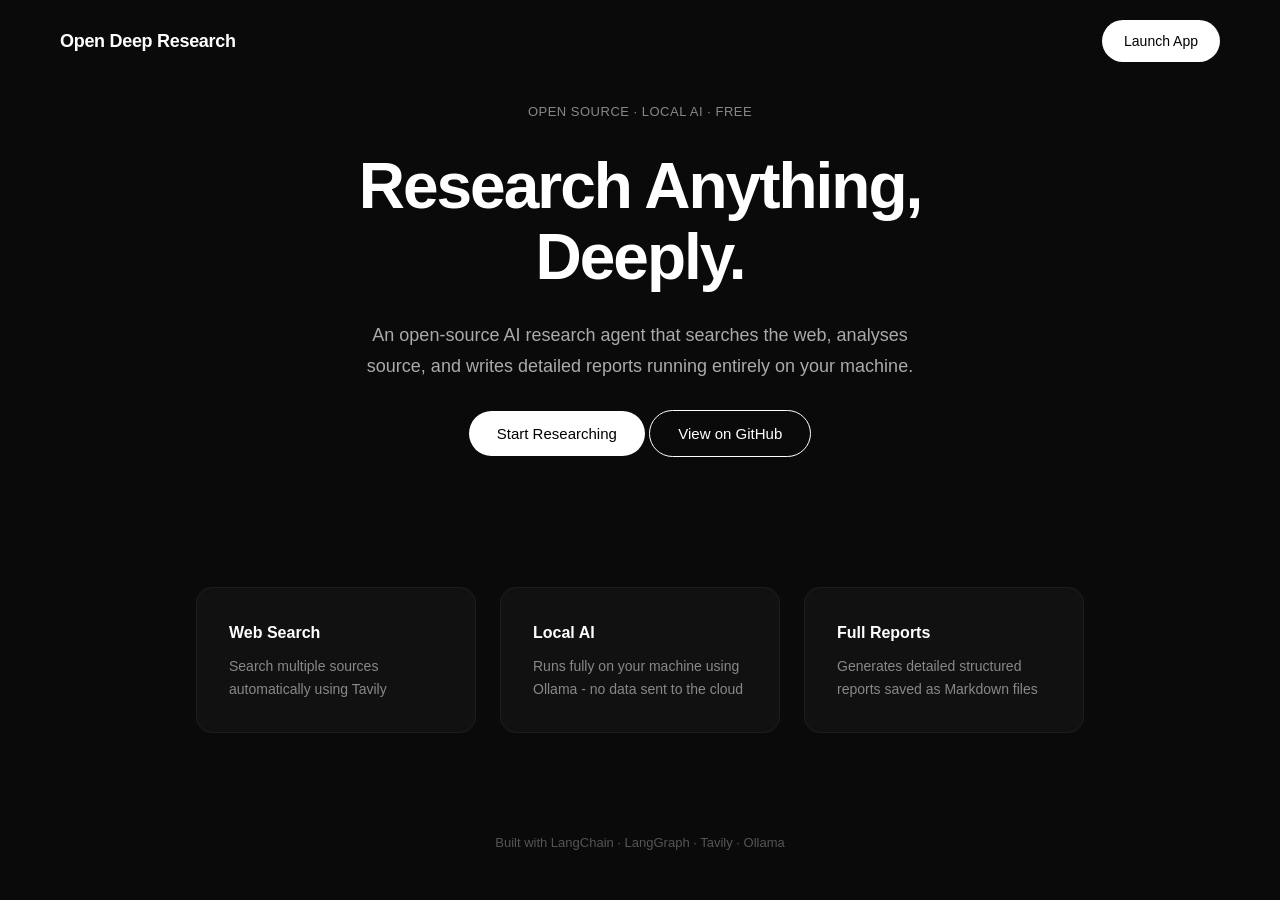
<file: templates/index.html>
<!DOCTYPE html>
<html lang="en">
<head>
    <meta charset="UTF-8">
    <meta name="viewport" content="width=device-width, initial-scale=1.0">
    <title>Open Deep Research</title>
    <link rel="stylesheet" href="/static/style.css">
</head>
<body class="home-page">
    
    <nav class="navbar">
        <div class="nav-logo">Open Deep Research</div>
        <a href="/chat" class="nav-button">Launch App</a>
    </nav>

    <main class="hero">
        <div class="hero-date">Open Source · Local AI · Free</div>

        <h1 class="hero-title">
            Research Anything,<br>Deeply.
        </h1>

        <p class="hero-description">
            An open-source AI research agent that searches the web,
            analyses source, and writes detailed reports
            running entirely on your machine.
        </p>

        <div class="hero-buttons">
            <a href="/chat" class="btn-primary">Start Researching</a>
            <a href="https://github.com/Gagan1977/OpenDeepResearchAgent"
                target="_blank"
                class="btn-secondary">View on GitHub</a>
        </div>
    </main>

    <section class="features">
        <div class="feature-card">
            <h3>Web Search</h3>
            <p>Search multiple sources automatically using Tavily</p>
        </div>

        <div class="feature-card">
            <h3>Local AI</h3>
            <p>Runs fully on your machine using Ollama - no data sent to the cloud</p>
        </div>

        <div class="feature-card">
            <h3>Full Reports</h3>
            <p>Generates detailed structured reports saved as Markdown files</p>
        </div>
    </section>

    <footer class="footer">
        <p>Built with LangChain · LangGraph · Tavily · Ollama</p>
    </footer>
</body>
</html>
</file>
<file: static/style.css>
* {
    margin: 0;
    padding: 0;
    box-sizing: border-box;
}

body {
    font-family: -apple-system, BlinkMacSystemFont, "Segoe UI", sans-serif;
    background-color: #0a0a0a;
    color: #ffffff;
    min-height: 100vh;
    line-height: 1.6;
}

a {
    text-decoration: none;
    color: inherit;
}

.navbar {
    display: flex;
    justify-content: space-between;
    align-items: center;
    padding: 20px 60px;
    background-color: 1px solid #1e1e1e;
    position: sticky;
    top: 0;
    background-color: #0a0a0a;
    z-index: 100;
}

.nav-logo {
    font-size: 18px;
    font-weight: 600;
    letter-spacing: -0.3px;
    color: #ffffff;
}

.nav-button {
    background-color: #ffffff;
    color: #000000;
    padding: 10px 22px;
    border-radius: 999px;
    font-size: 14px;
    font-weight: 500;
    transition: background-color 0.2s;
}

.nav-button:hover {
    background-color: #e0e0e0;
}

.hero {
    display: flex;
    flex-direction: column;
    align-items: center;
    text-align: center;
    padding: 20px 20px 80px;
    max-width: 760px;
    margin: 0 auto;
}

.hero-date {
    font-size: 13px;
    color: #888888;
    letter-spacing: 0.5px;
    margin-bottom: 28px;
    text-transform: uppercase;
}

.hero-title {
    font-size: 64px;
    font-weight: 700;
    line-height: 1.1;
    letter-spacing: -2px;
    margin-bottom: 28px;
    color: #ffffff;
}

.hero-description {
    font-size: 18px;
    color: #aaaaaa;
    max-width: 560px;
    margin-bottom: 40px;
    line-height: 1.7;
}

.hero-button {
    display: flex;
    gap: 16px;
    flex-wrap: wrap;
    justify-content: center;
}

.btn-primary {
    background-color: #ffffff;
    color: #000000;
    padding: 14px 28px;
    border-radius: 999px;
    font-size: 15px;
    font-weight: 500;
    transition: background-color 0.2s;
}

.btn-primary:hover {
    background-color: #e0e0e0;
}

.btn-secondary {
    background-color: transparent;
    color: #ffffff;
    padding: 14px 28px;
    border-radius: 999px;
    font-size: 15px;
    font-weight: 500;
    border: 1px solid #ffffff;
    transition: border-color 0.2s;
}

.btn-secondary:hover {
    border-color: #888888;
}

.features {
    display: flex;
    justify-content: center;
    gap: 24px;
    padding: 60px 40px;
    max-width: 1000px;
    margin: 0 auto;
    flex-wrap: wrap;
}

.feature-card {
    background-color: #111111;
    border: 1px solid #1e1e1e;
    border-radius: 16px;
    padding: 32px;
    width: 280px;
    transition: border-color 0.2s;
}

.feature-card:hover {
    border-color: #444444;
}

.feature-card h3 {
    font-size: 16px;
    font-weight: 600px;
    margin-bottom: 10px;
    color: #ffffff;
}

.feature-card p {
    font-size: 14px;
    color: #888888;
    line-height: 1.6;
}

.footer {
    text-align: center;
    padding: 40px 20px;
    color: #555555;
    font-size: 13px;
}

/* ── Chat page layout ── */
.chat-page {
    display: flex;
    height: 100vh;
    overflow: hidden;
    background-color: #0a0a0a;
}

/* ── Sidebar ── */
.sidebar {
    width: 260px;
    min-width: 260px;
    background-color: #0a0a0a;
    border-right: 1px solid #1e1e1e;
    display: flex;
    flex-direction: column;
    padding: 16px 12px;
    height: 100vh;
    overflow-y: auto;
}

.sidebar-top {
    display: flex;
    flex-direction: column;
    gap: 12px;
    margin-bottom: 24px;
}

.sidebar-logo {
    font-size: 14px;
    font-weight: 600;
    color: #ffffff;
    padding: 4px 8px;
}

.new-chat-btn {
    background-color: transparent;
    color: #ffffff;
    border: 1px solid #2a2a2a;
    border-radius: 8px;
    padding: 10px 14px;
    font-size: 14px;
    cursor: pointer;
    text-align: left;
    transition: background-color 0.2s;
}

.new-chat-btn:hover {
    background-color: #1a1a1a;
}

.history-label {
    font-size: 11px;
    color: #555555;
    text-transform: uppercase;
    letter-spacing: 0.8px;
    margin-bottom: 8px;
    padding: 0 8px;
}

#history-list {
    list-style: none;
    display: flex;
    flex-direction: column;
    gap: 2px;
}

#history-list li {
    font-size: 13px;
    color: #aaaaaa;
    padding: 8px 10px;
    border-radius: 8px;
    cursor: pointer;
    white-space: nowrap;
    overflow: hidden;
    text-overflow: ellipsis;
    transition: background-color 0.2s;
}

#history-list li:hover {
    background-color: #1a1a1a;
    color: #ffffff;
}

/* ── Main chat area ── */
.chat-main {
    flex: 1;
    display: flex;
    flex-direction: column;
    height: 100vh;
    overflow: hidden;
    position: relative;
}

/* ── Top bar ── */
.chat-topbar {
    padding: 16px 24px;
    font-size: 15px;
    font-weight: 500;
    color: #ffffff;
    border-bottom: 1px solid #1a1a1a;
}

/* ── Messages area ── */
.chat-messages {
    flex: 1;
    overflow-y: auto;
    padding: 32px 0;
    display: flex;
    flex-direction: column;
    gap: 24px;
}

/* ── Centered welcome state (like ChatGPT) ── */
.chat-centered {
    flex: 1;
    display: flex;
    flex-direction: column;
    align-items: center;
    justify-content: center;
    padding: 0 24px 60px;
}

.centered-title {
    font-size: 26px;
    font-weight: 600;
    color: #ffffff;
    margin-bottom: 24px;
    text-align: center;
}

/* ── Message bubbles ── */
.message {
    max-width: 720px;
    width: 100%;
    margin: 0 auto;
    padding: 0 24px;
}

.message.user {
    display: flex;
    justify-content: flex-end;
}

.message.user .message-content {
    background-color: #1e1e1e;
    border-radius: 18px;
    padding: 12px 18px;
    font-size: 15px;
    color: #ffffff;
    max-width: 75%;
}

.message.assistant .message-content {
    font-size: 15px;
    color: #dddddd;
    line-height: 1.8;
    white-space: pre-wrap;
}

/* ── Thinking dots ── */
.thinking {
    display: flex;
    gap: 5px;
    align-items: center;
    padding: 8px 0;
}

.thinking span {
    width: 7px;
    height: 7px;
    background-color: #555555;
    border-radius: 50%;
    animation: bounce 1.2s infinite;
}

.thinking span:nth-child(2) { animation-delay: 0.2s; }
.thinking span:nth-child(3) { animation-delay: 0.4s; }

@keyframes bounce {
    0%, 80%, 100% { transform: translateY(0); }
    40%            { transform: translateY(-6px); }
}

/* ── Input box (shared by both centered and bottom) ── */
.input-box {
    display: flex;
    align-items: flex-end;
    background-color: #111111;
    border: 1px solid #2a2a2a;
    border-radius: 16px;
    padding: 12px 16px;
    gap: 12px;
    width: 100%;
    max-width: 720px;
    transition: border-color 0.2s;
}

.input-box:focus-within {
    border-color: #555555;
}

.input-box textarea {
    flex: 1;
    background: transparent;
    border: none;
    outline: none;
    color: #ffffff;
    font-size: 15px;
    resize: none;
    max-height: 160px;
    overflow-y: auto;
    font-family: inherit;
    line-height: 1.5;
}

.input-box textarea::placeholder {
    color: #555555;
}

#send-btn,
#send-btn-bottom,
.input-box button[type="submit"] {
    background-color: #ffffff;
    color: #000000;
    border: none;
    border-radius: 10px;
    padding: 3px 10px;
    font-size: 14px;
    font-weight: 500;
    cursor: pointer;
    transition: background-color 0.2s;
    white-space: nowrap;
}

#send-btn:hover,
#send-btn-bottom:hover {
    background-color: #e0e0e0;
}

#send-btn:disabled,
#send-btn-bottom:disabled {
    background-color: #2a2a2a;
    color: #555555;
    cursor: not-allowed;
}

/* ── Bottom input area ── */
.chat-input-area {
    padding: 12px 24px 20px;
    border-top: 1px solid #1a1a1a;
    background-color: #0a0a0a;
    display: flex;
    flex-direction: column;
    align-items: center;
}

.input-hint {
    font-size: 11px;
    color: #3a3a3a;
    text-align: center;
    margin-top: 8px;
}

.chat-messages:empty {
    display: none;
}

.research-form {
    width: 100%;
    max-width: 720px;
}

.user-bubble {
    background-color: #1e1e1e;
    border-radius: 18px;
    padding: 12px 18px;
    max-width: 75%;
    font-size: 15px;
    color: #ffffff;
}

.report-content {
    font-size: 15px;
    color: #dddddd;
    line-height: 1.8;
}

.report-content h1,
.report-content h2,
.report-content h3 {
    color: #ffffff;
    margin: 20px 0 10px;
    font-weight: 600;
}

.report-content h1 { font-size: 22px; }
.report-content h2 { font-size: 18px; }
.report-content h3 { font-size: 16px; }

.report-content p {
    margin-bottom: 14px;
}

.report-content ul,
.report-content ol {
    margin: 10px 0 14px 20px;
}

.report-content li {
    margin-bottom: 6px;
}

.report-content strong {
    color: #ffffff;
    font-weight: 600;
}

.chat-input-area {
    display: flex;
    flex-direction: column;
    align-items: center;
    padding: 12px 24px 20px;
    border-top: 1px solid #1a1a1a;
    background-color: #0a0a0a;
}

#history-list li a {
    color: #aaaaaa;
    text-decoration: none;
    display: block;
    width: 100%;
}

#history-list li a:hover {
    color: #ffffff;
}
</file>
